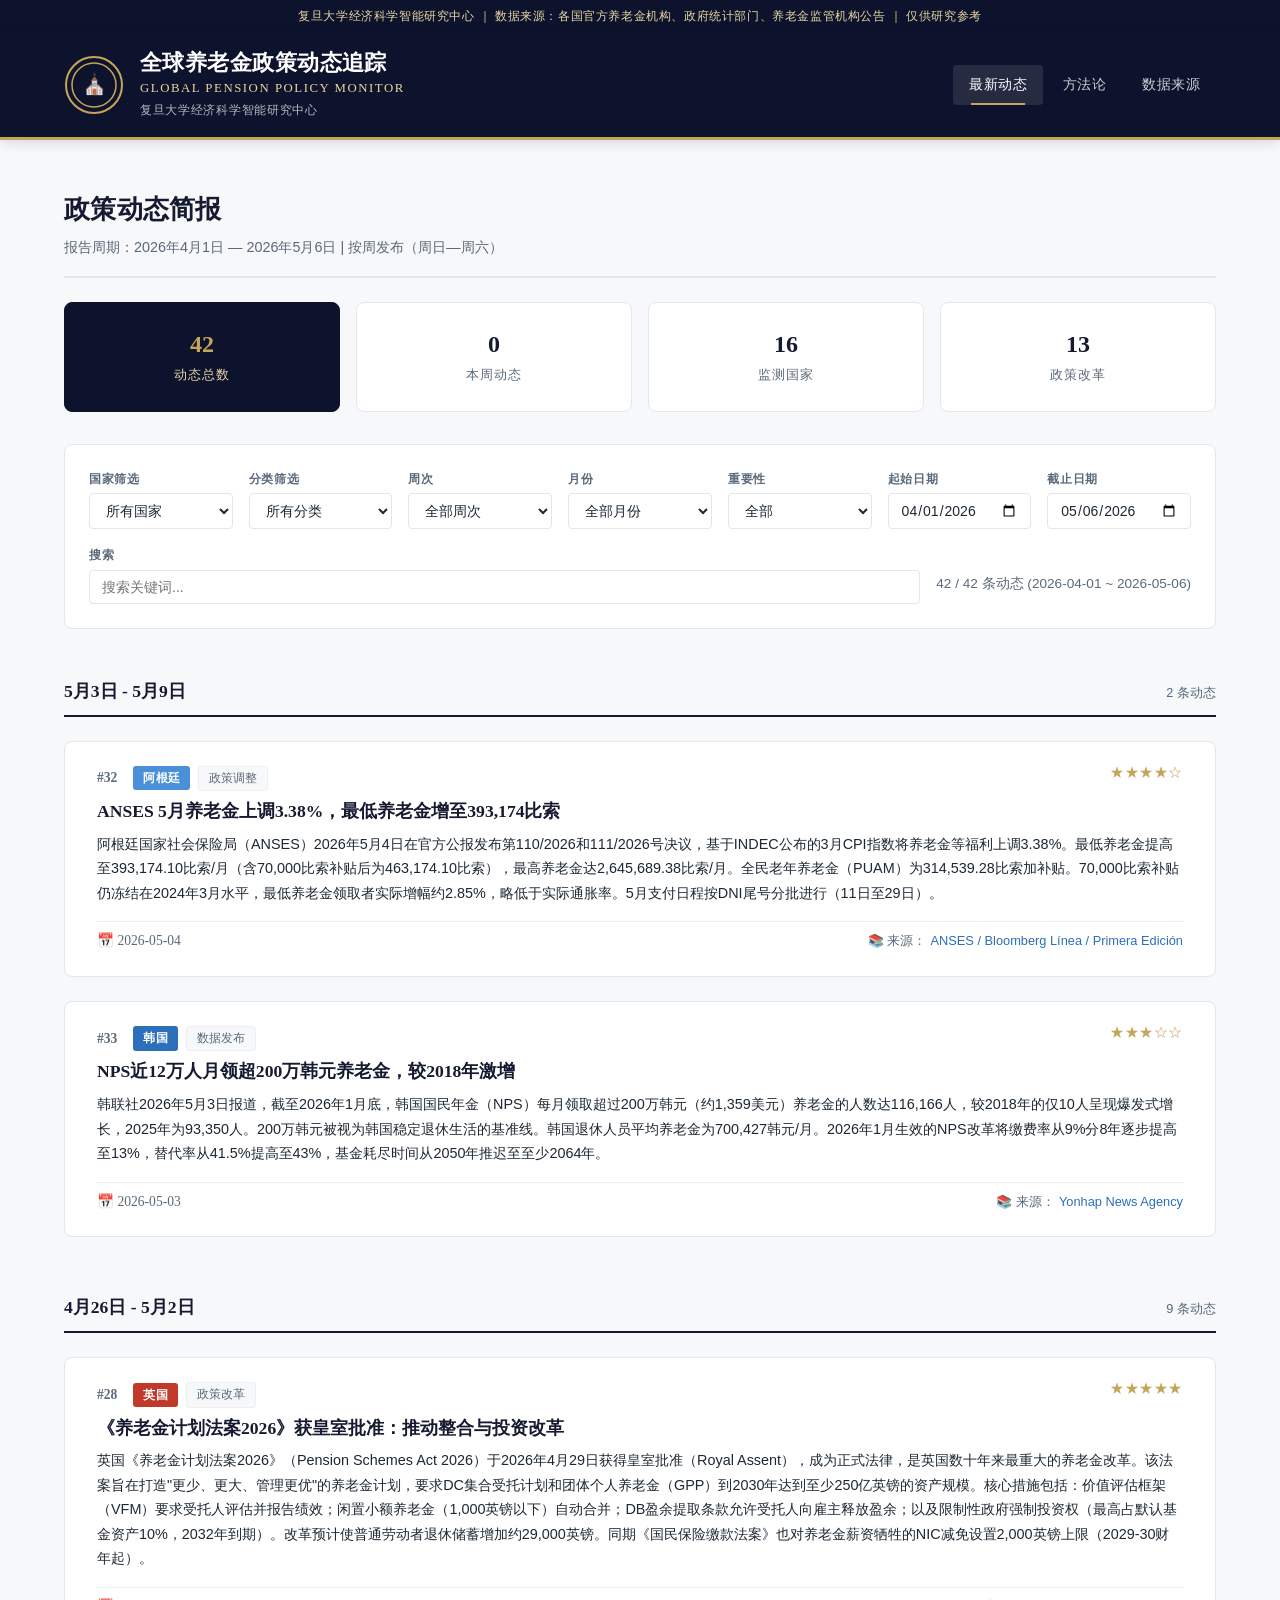
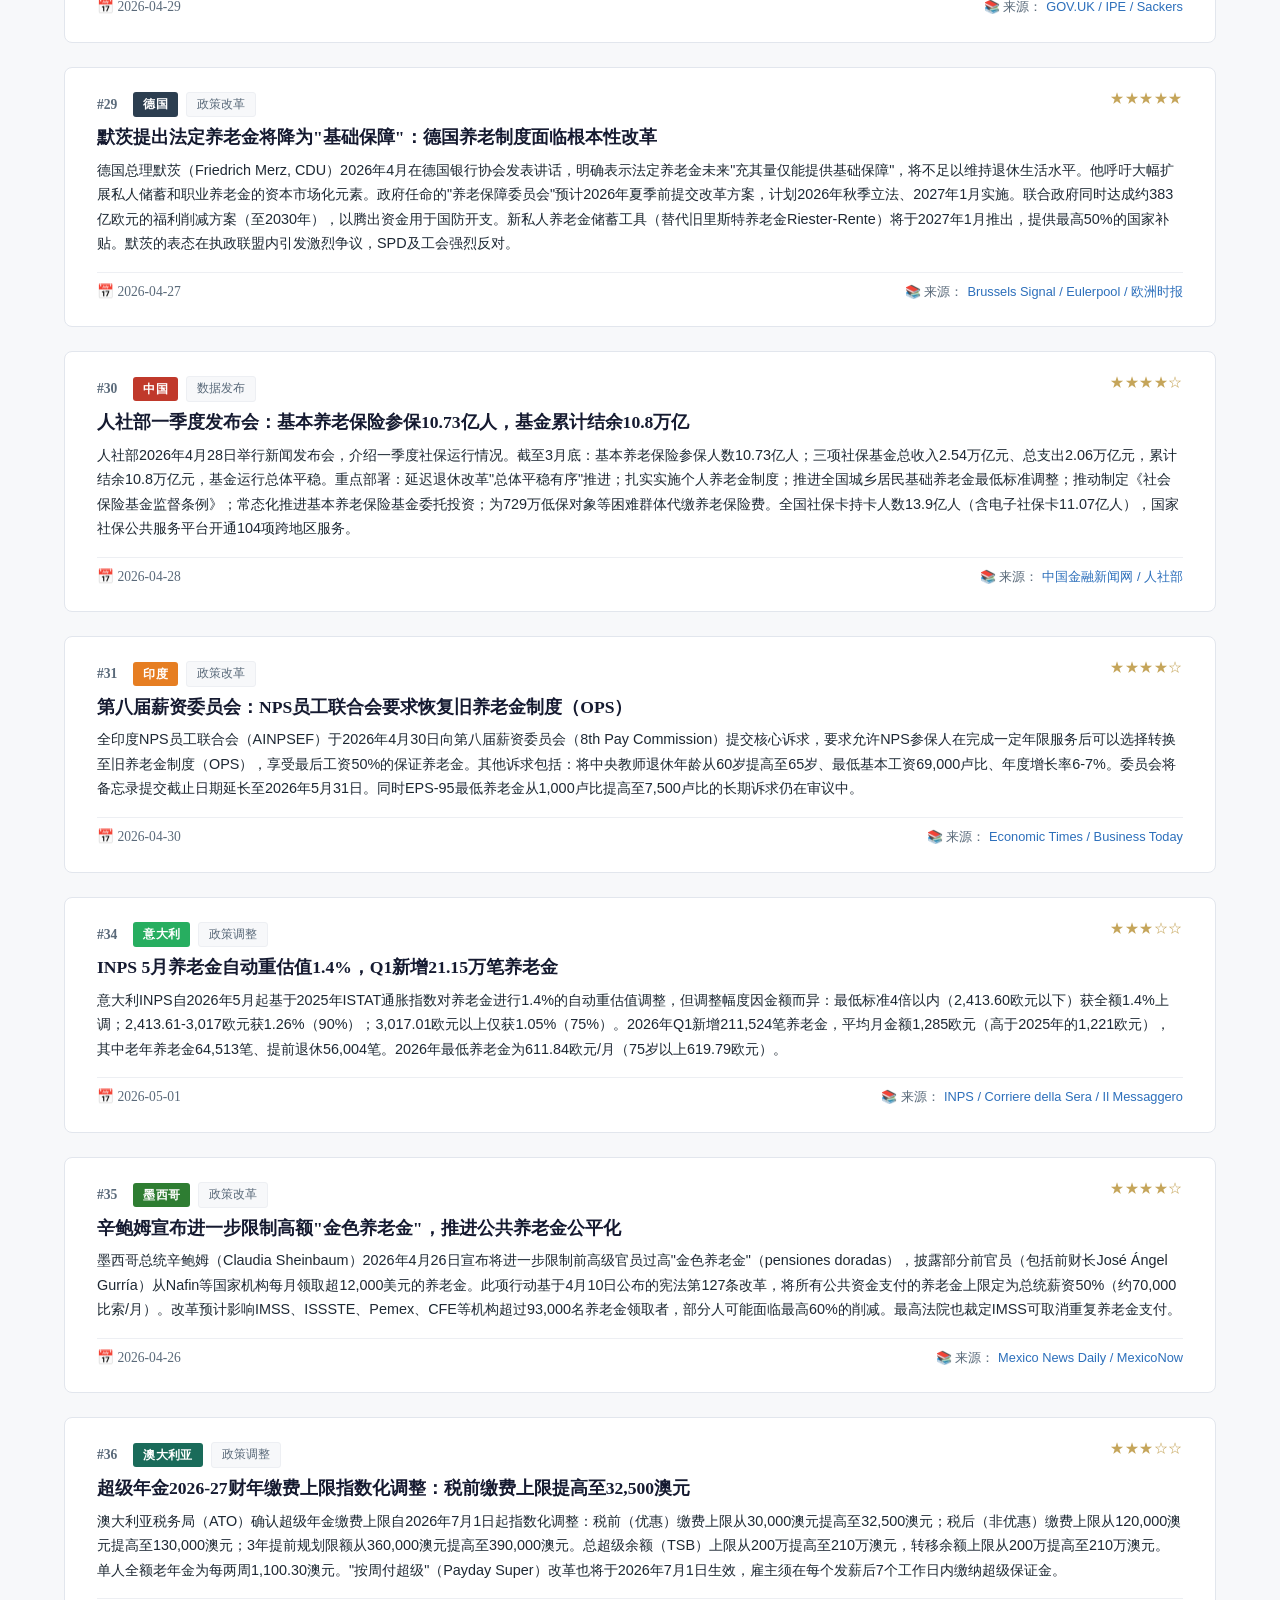
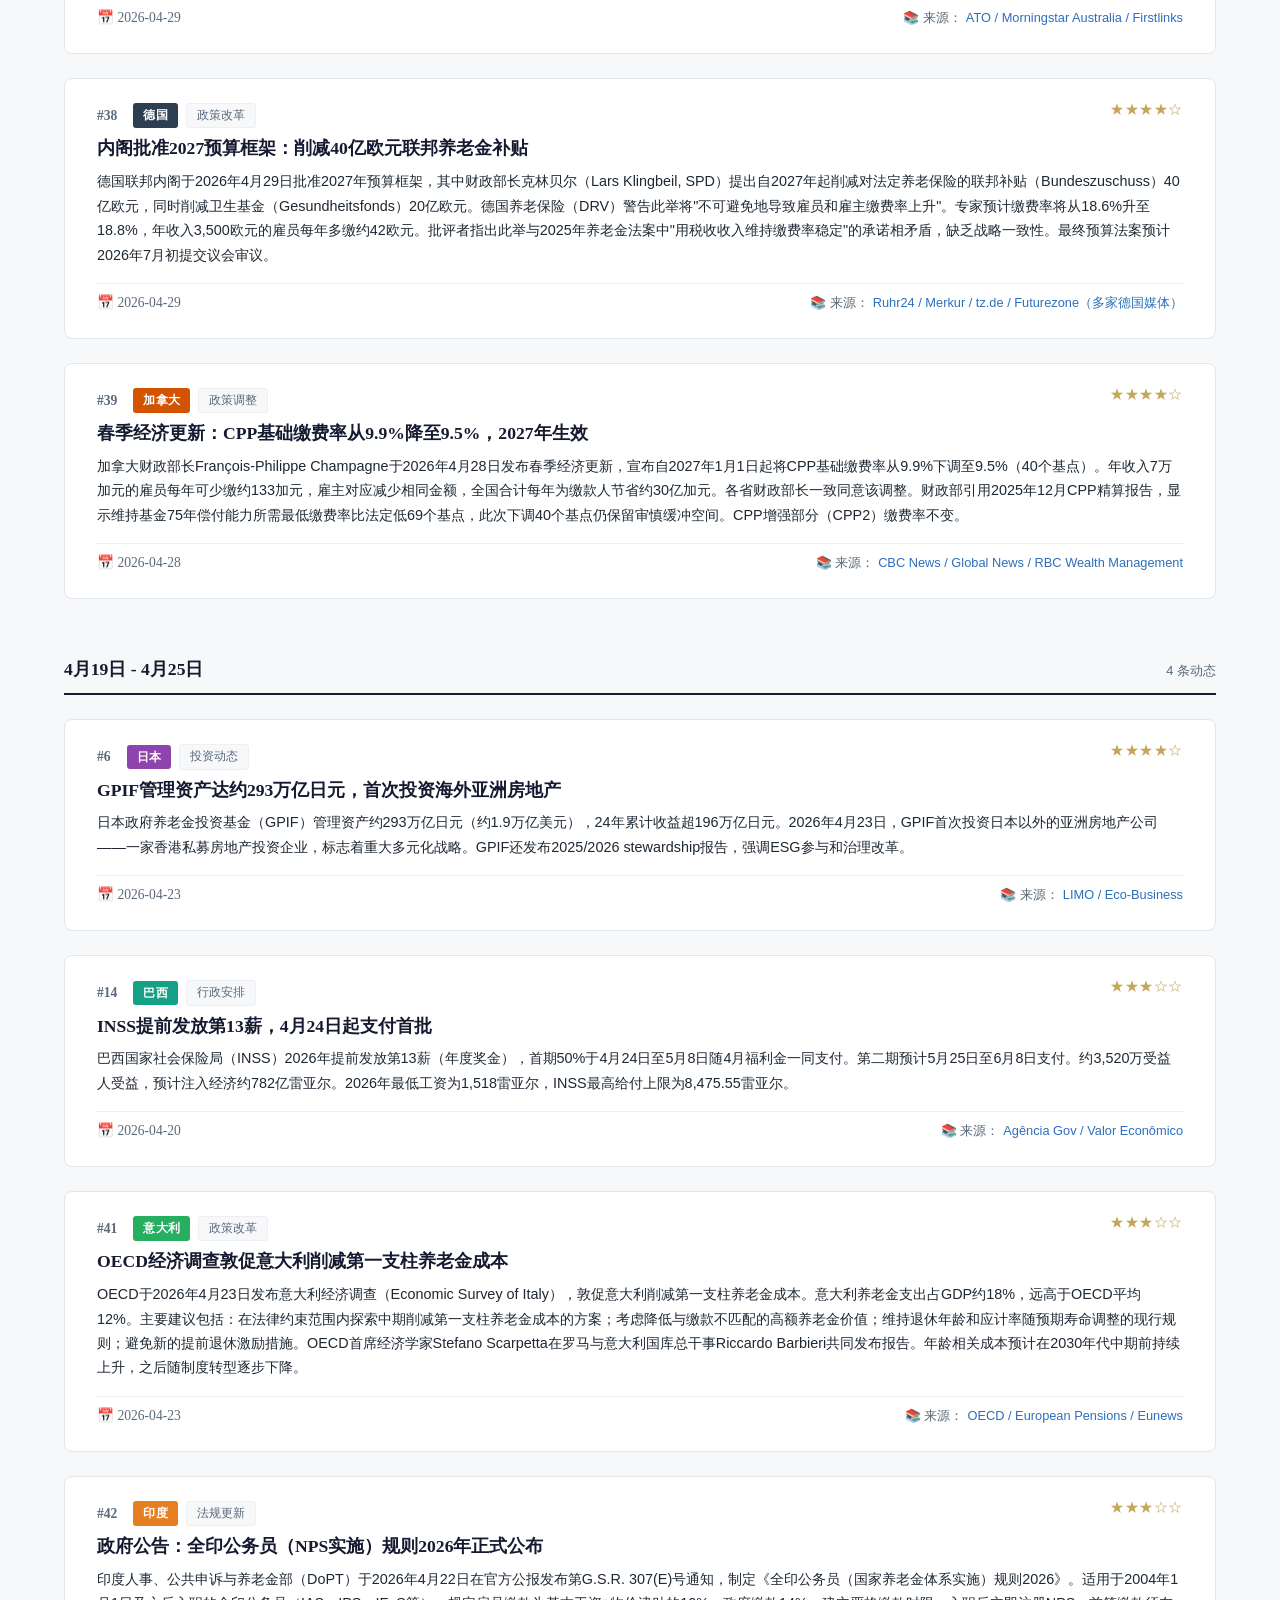
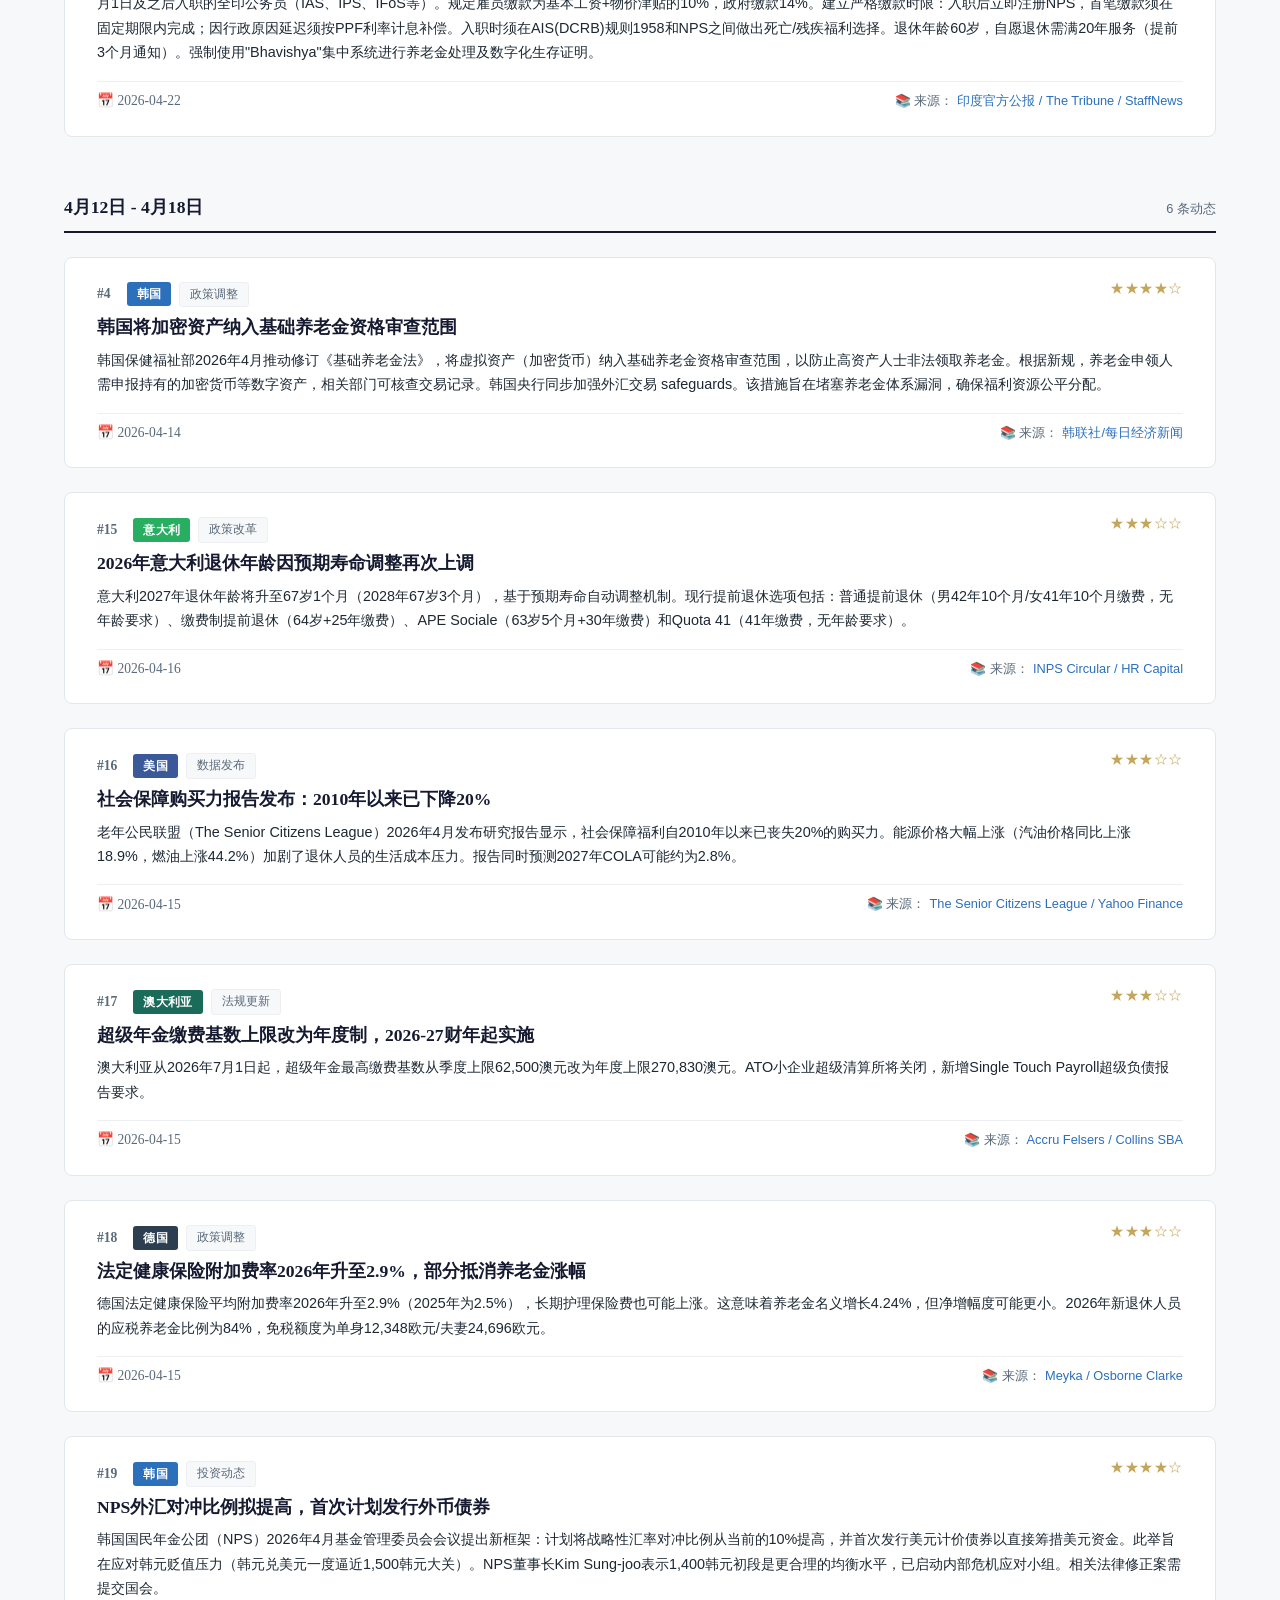
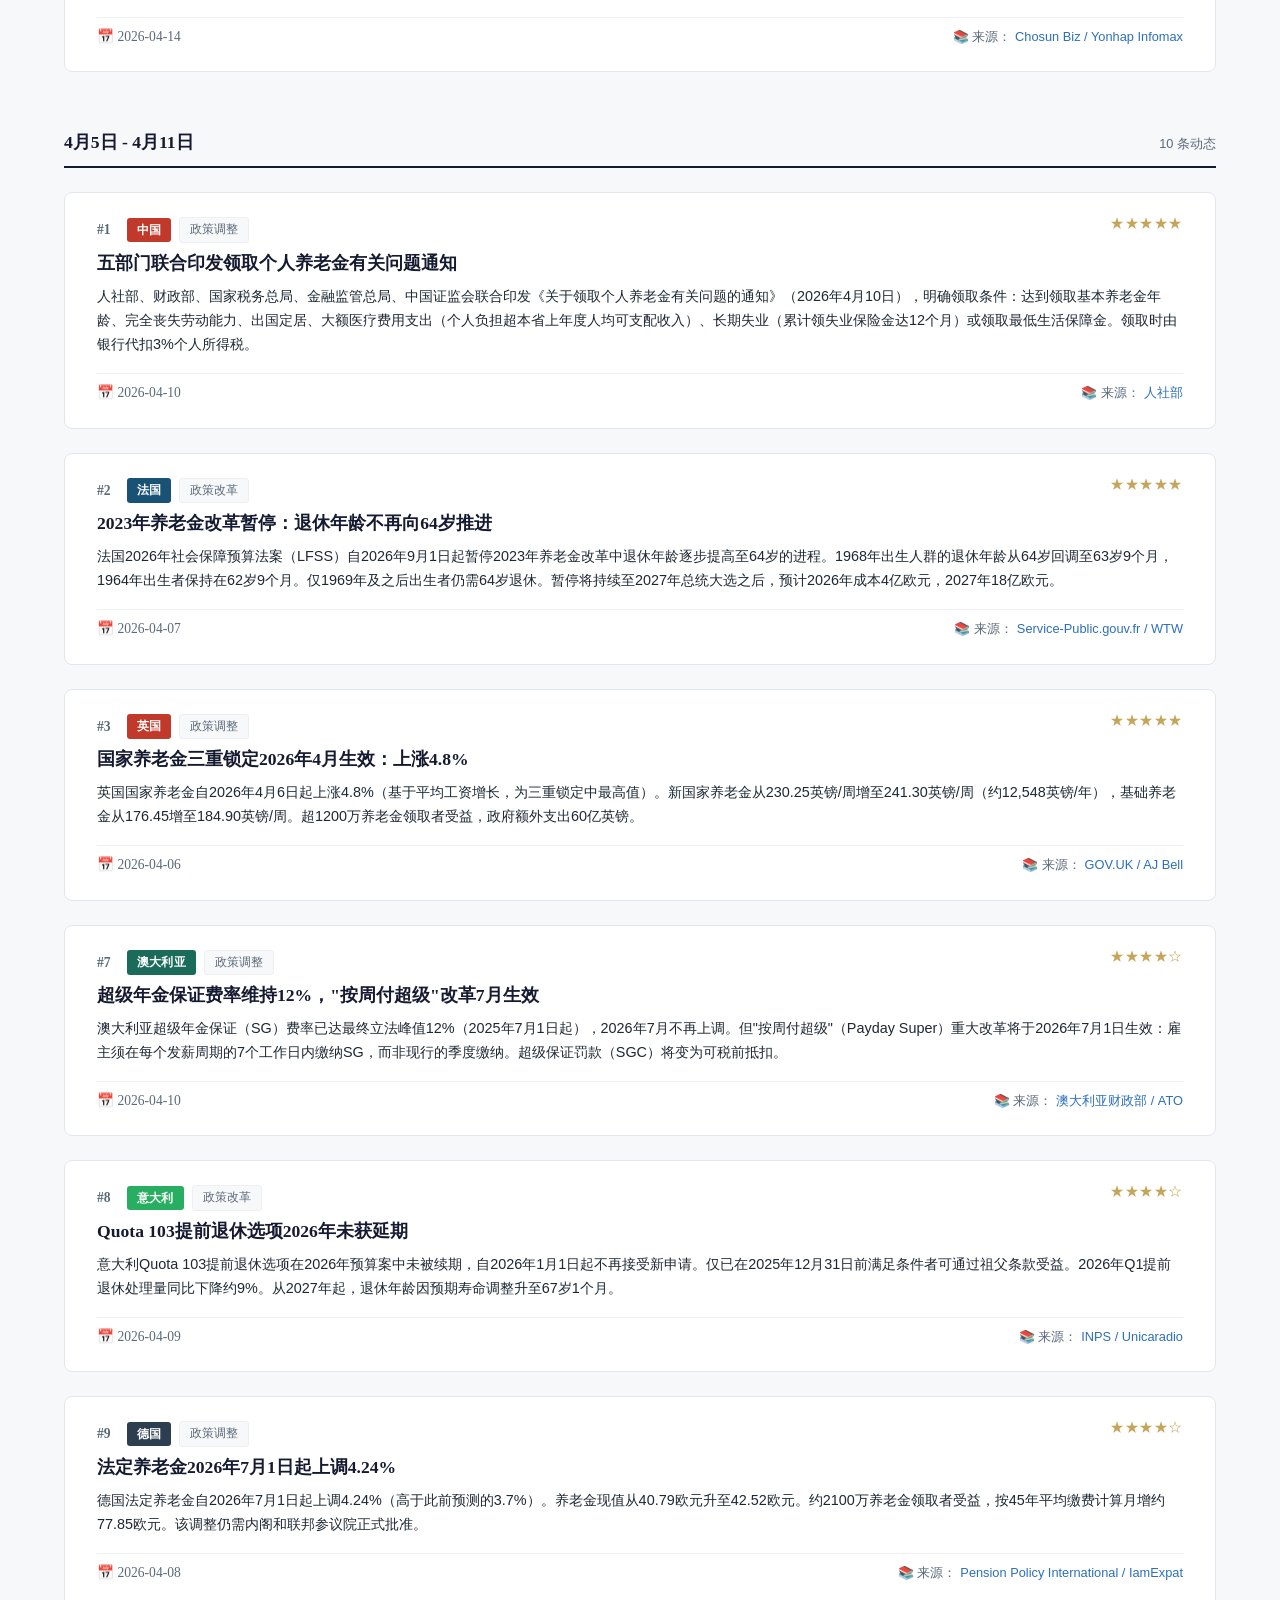
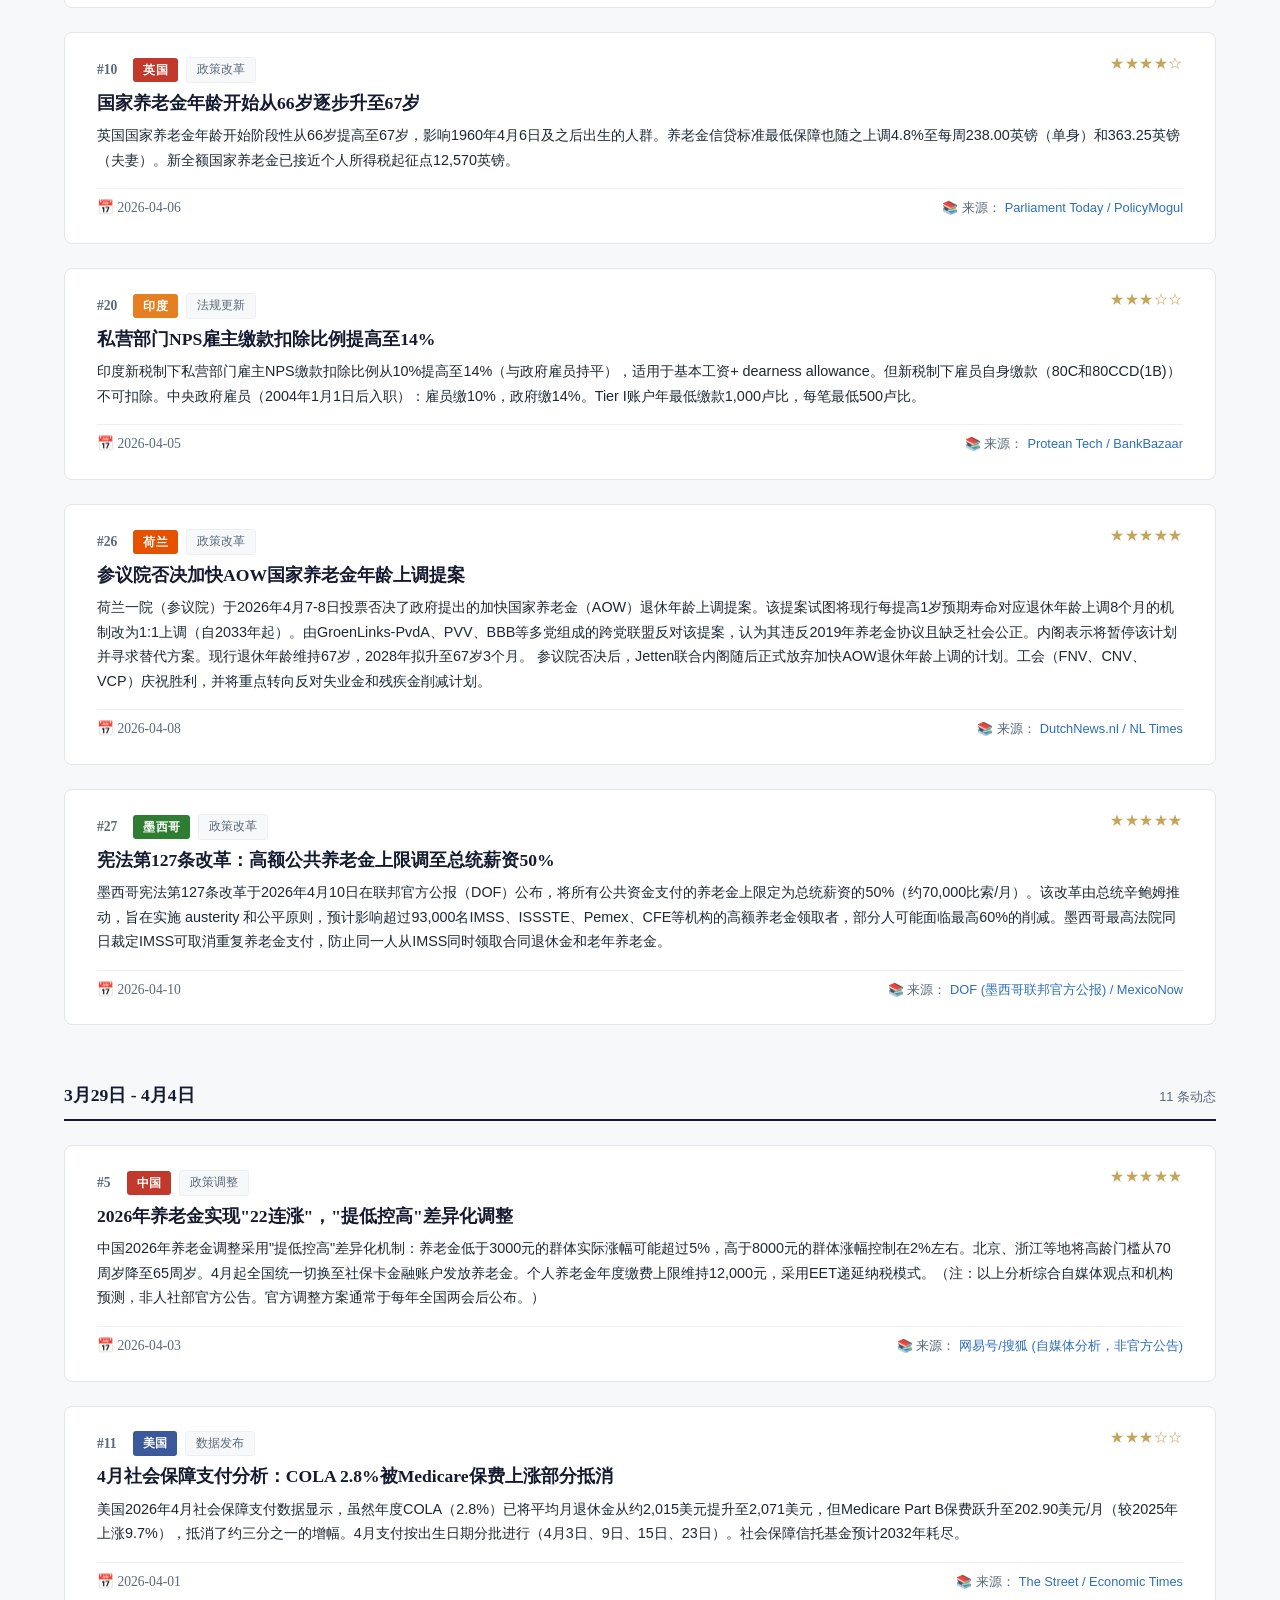
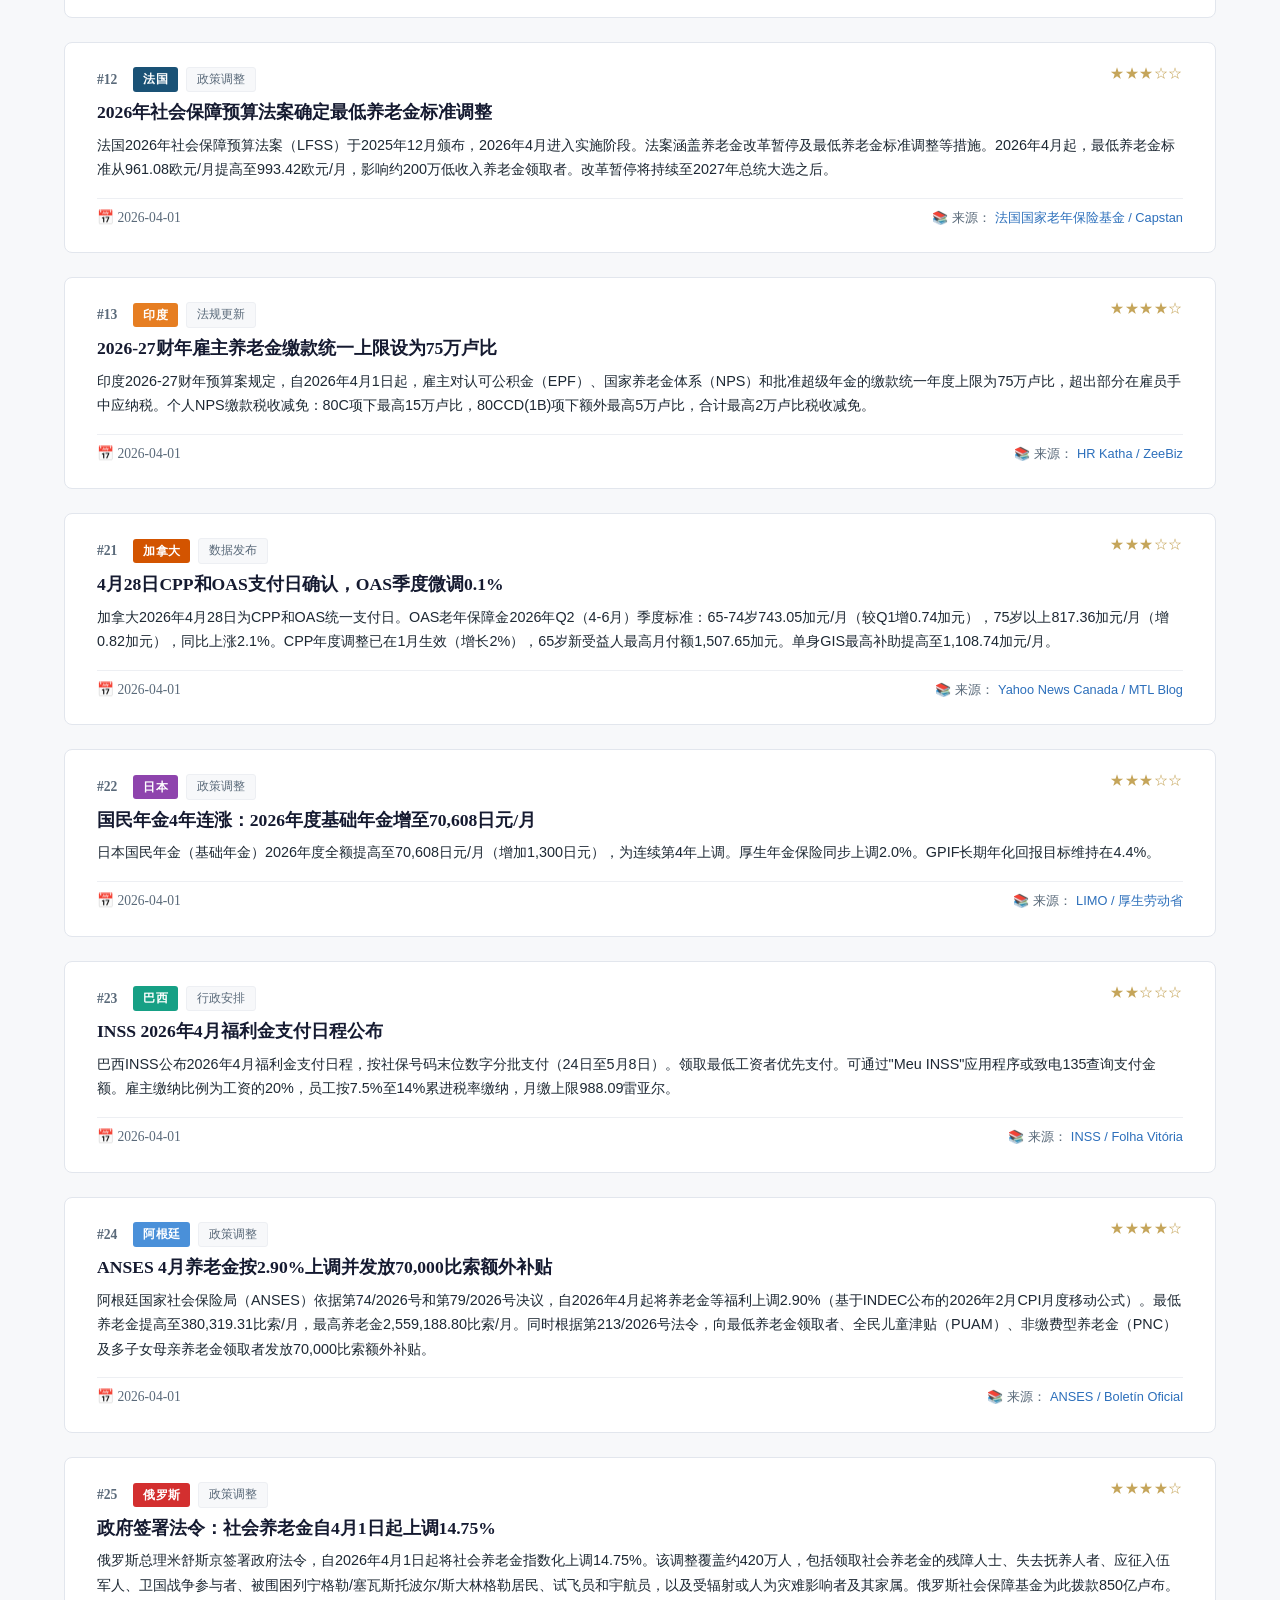
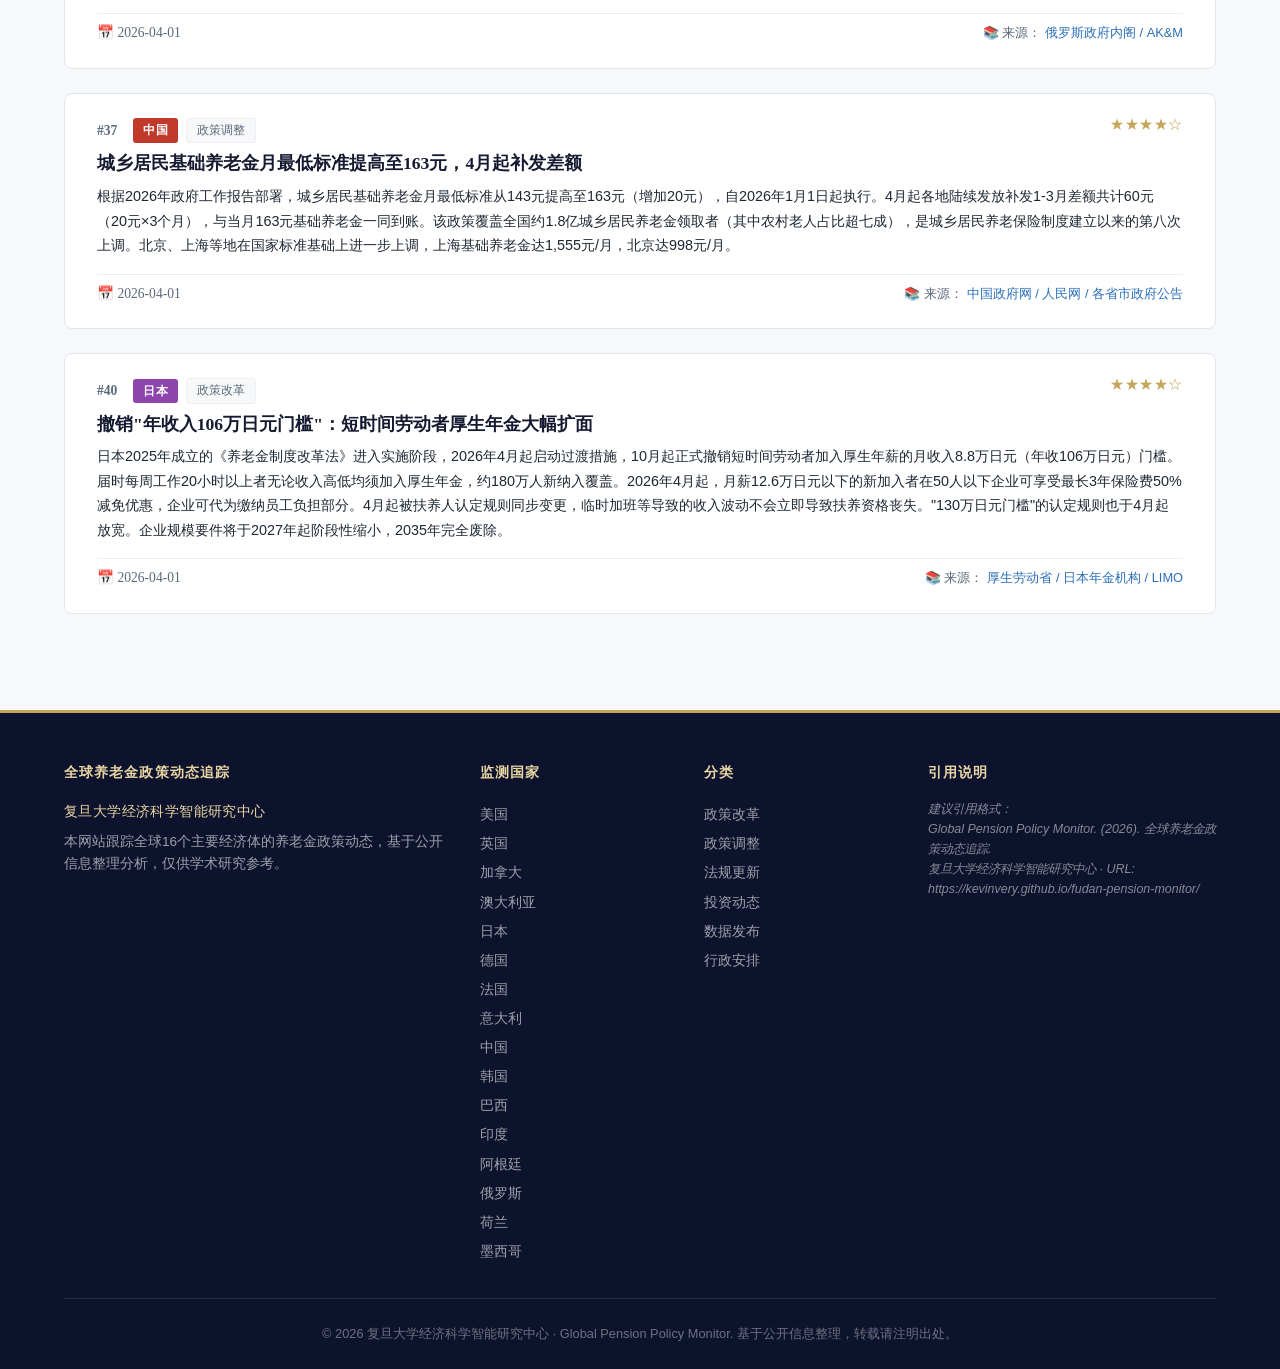
<file: index.html>
<!DOCTYPE html>
<html lang="zh-CN">
<head>
    <meta charset="UTF-8">
    <meta name="viewport" content="width=device-width, initial-scale=1.0">
    <title>全球养老金政策动态追踪 | Global Pension Policy Monitor</title>
    <meta name="description" content="跟踪全球16个主要经济体的养老金政策、改革和投资动态，提供权威、及时的政策情报。">
    <link rel="stylesheet" href="css/style.css">
</head>
<body>
    <!-- 顶部通知栏 -->
    <div class="site-notice">
        复旦大学经济科学智能研究中心 ｜ 数据来源：各国官方养老金机构、政府统计部门、养老金监管机构公告 ｜ 仅供研究参考
    </div>

    <!-- 页眉 -->
    <header class="site-header">
        <div class="container">
            <div class="header-inner">
                <div class="logo-area">
                    <div class="seal-icon">
                        <svg viewBox="0 0 60 60" width="60" height="60">
                            <circle cx="30" cy="30" r="28" fill="none" stroke="#C5A55A" stroke-width="2"/>
                            <circle cx="30" cy="30" r="22" fill="none" stroke="#C5A55A" stroke-width="1.5"/>
                            <text x="30" y="36" text-anchor="middle" font-size="20" fill="#C5A55A" font-family="serif">&#9962;</text>
                        </svg>
                    </div>
                    <div class="logo-text">
                        <h1 class="site-title">全球养老金政策动态追踪</h1>
                        <p class="site-subtitle">Global Pension Policy Monitor</p>
                        <p class="site-institution">复旦大学经济科学智能研究中心</p>
                    </div>
                </div>
                <nav class="main-nav">
                    <a href="index.html" class="active">最新动态</a>
                    <a href="about.html">方法论</a>
                    <a href="#" id="archives-link">数据来源</a>
                </nav>
            </div>
        </div>
    </header>

    <!-- 主内容区 -->
    <main class="main-content">
        <div class="container">
            <!-- 报告概览 -->
            <section class="report-overview">
                <div class="overview-header">
                    <h2>政策动态简报</h2>
                    <p class="overview-period" id="overview-period">报告周期：加载中...</p>
                </div>
                <div class="stats-grid" id="stats-grid">
                    <!-- 由JS动态填充 -->
                </div>
            </section>

            <!-- 筛选栏 -->
            <section class="filter-bar">
                <div class="filter-group">
                    <label for="country-filter">国家筛选</label>
                    <select id="country-filter">
                        <option value="all">所有国家</option>
                    </select>
                </div>
                <div class="filter-group">
                    <label for="category-filter">分类筛选</label>
                    <select id="category-filter">
                        <option value="all">所有分类</option>
                    </select>
                </div>
                <div class="filter-group">
                    <label for="week-filter">周次</label>
                    <select id="week-filter">
                        <option value="all">全部周次</option>
                    </select>
                </div>
                <div class="filter-group">
                    <label for="month-filter">月份</label>
                    <select id="month-filter">
                        <option value="all">全部月份</option>
                    </select>
                </div>
                <div class="filter-group">
                    <label for="importance-filter">重要性</label>
                    <select id="importance-filter">
                        <option value="all">全部</option>
                        <option value="5">★★★★★ 最高</option>
                        <option value="4">★★★★ 高</option>
                        <option value="3">★★★ 中</option>
                        <option value="2">★★ 低</option>
                    </select>
                </div>
                <div class="filter-group">
                    <label for="date-start">起始日期</label>
                    <input type="date" id="date-start" />
                </div>
                <div class="filter-group">
                    <label for="date-end">截止日期</label>
                    <input type="date" id="date-end" />
                </div>
                <div class="filter-group search-group">
                    <label for="search-input">搜索</label>
                    <input type="text" id="search-input" placeholder="搜索关键词..." />
                </div>
                <div class="filter-stats">
                    <span id="result-count">0 条动态</span>
                </div>
            </section>

            <!-- 动态列表 -->
            <section class="entries-list" id="entries-list">
                <!-- 由JS动态渲染 -->
            </section>
        </div>
    </main>

    <!-- 页脚 -->
    <footer class="site-footer">
        <div class="container">
            <div class="footer-grid">
                <div class="footer-col footer-brand">
                    <h4>全球养老金政策动态追踪</h4>
                    <p class="footer-institution">复旦大学经济科学智能研究中心</p>
                    <p class="footer-desc">本网站跟踪全球16个主要经济体的养老金政策动态，基于公开信息整理分析，仅供学术研究参考。</p>
                </div>
                <div class="footer-col">
                    <h4>监测国家</h4>
                    <ul class="footer-links" id="footer-countries">
                        <li>美国</li><li>英国</li><li>加拿大</li><li>澳大利亚</li>
                        <li>日本</li><li>德国</li><li>法国</li><li>意大利</li>
                        <li>中国</li><li>韩国</li><li>巴西</li><li>印度</li>
                        <li>阿根廷</li><li>俄罗斯</li><li>荷兰</li><li>墨西哥</li>
                    </ul>
                </div>
                <div class="footer-col">
                    <h4>分类</h4>
                    <ul class="footer-links">
                        <li>政策改革</li><li>政策调整</li><li>法规更新</li>
                        <li>投资动态</li><li>数据发布</li><li>行政安排</li>
                    </ul>
                </div>
                <div class="footer-col">
                    <h4>引用说明</h4>
                    <p class="footer-cite">建议引用格式：<br>
                    Global Pension Policy Monitor. (2026). <em>全球养老金政策动态追踪</em>.<br>
                    复旦大学经济科学智能研究中心 · URL: https://kevinvery.github.io/fudan-pension-monitor/</p>
                </div>
            </div>
            <div class="footer-bottom">
                <p>&copy; 2026 复旦大学经济科学智能研究中心 · Global Pension Policy Monitor. 基于公开信息整理，转载请注明出处。</p>
            </div>
        </div>
    </footer>

    <script src="js/main.js"></script>
</body>
</html>
</file>
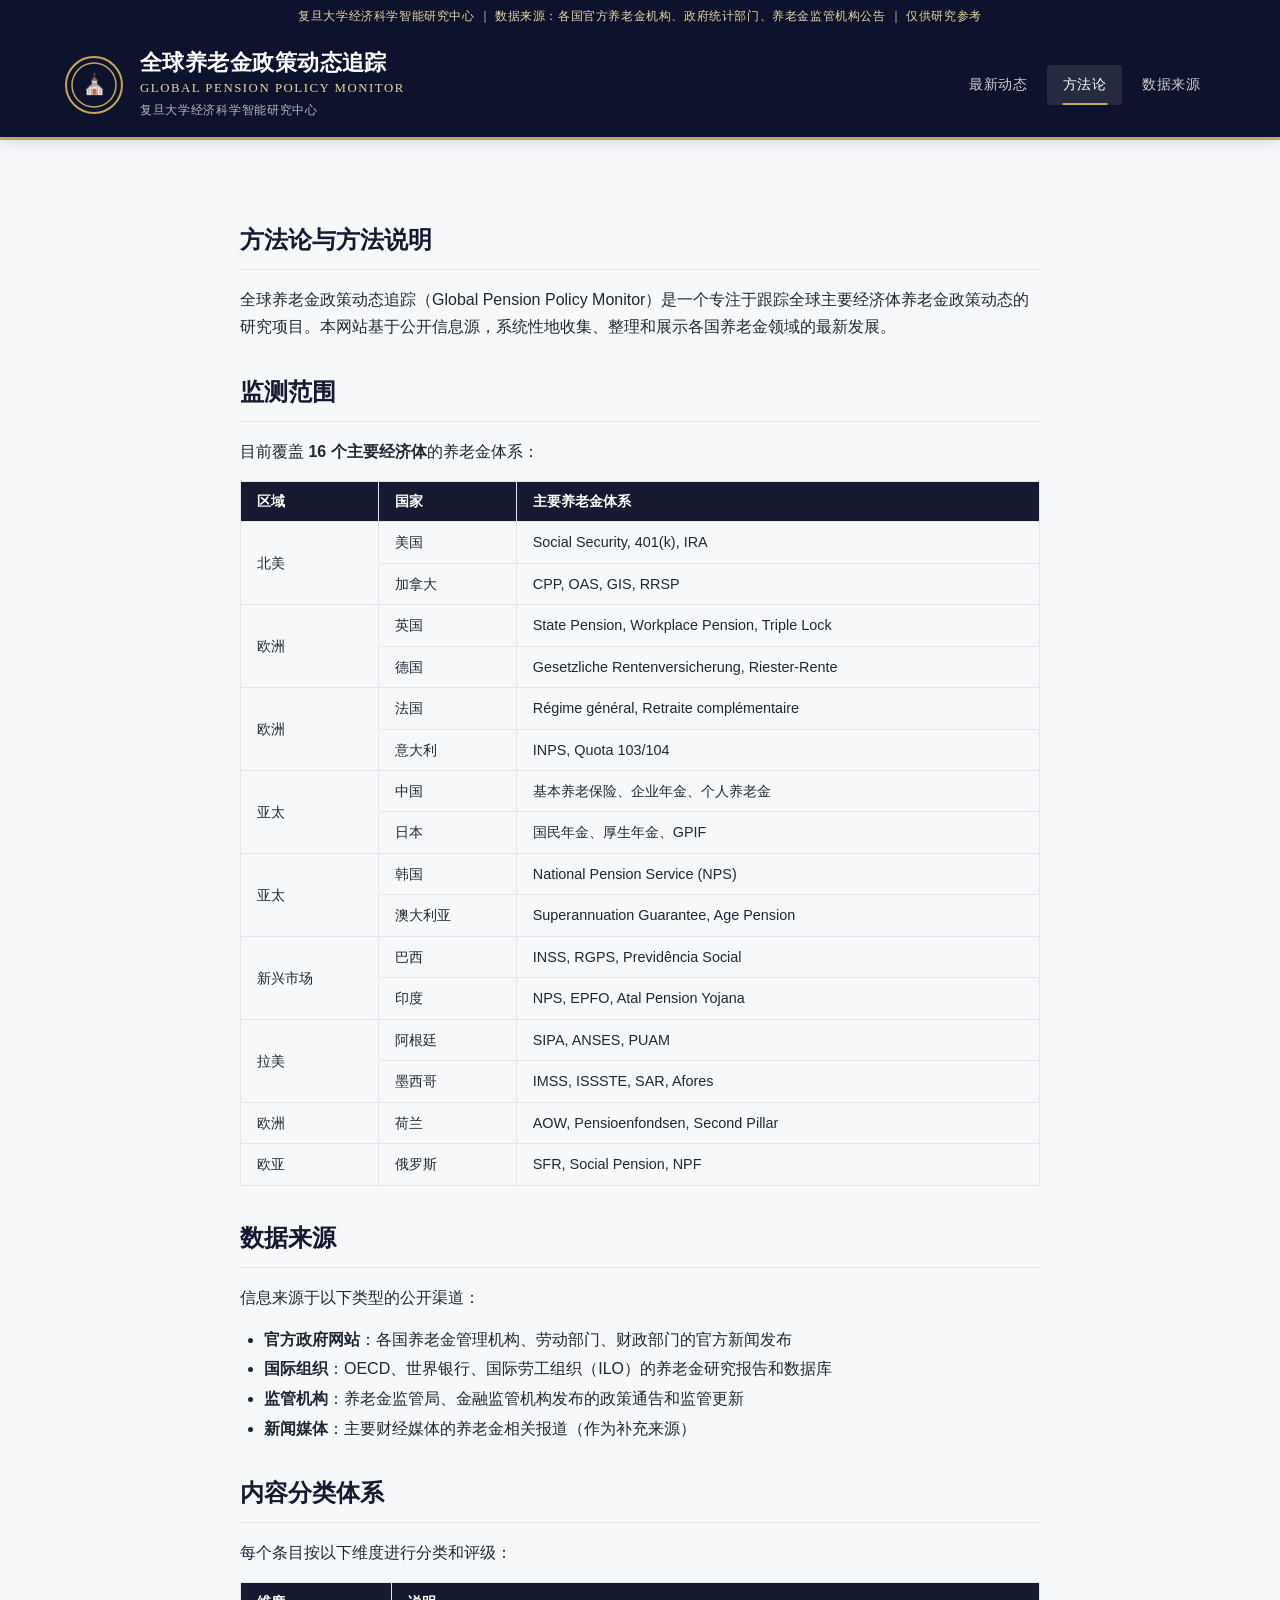
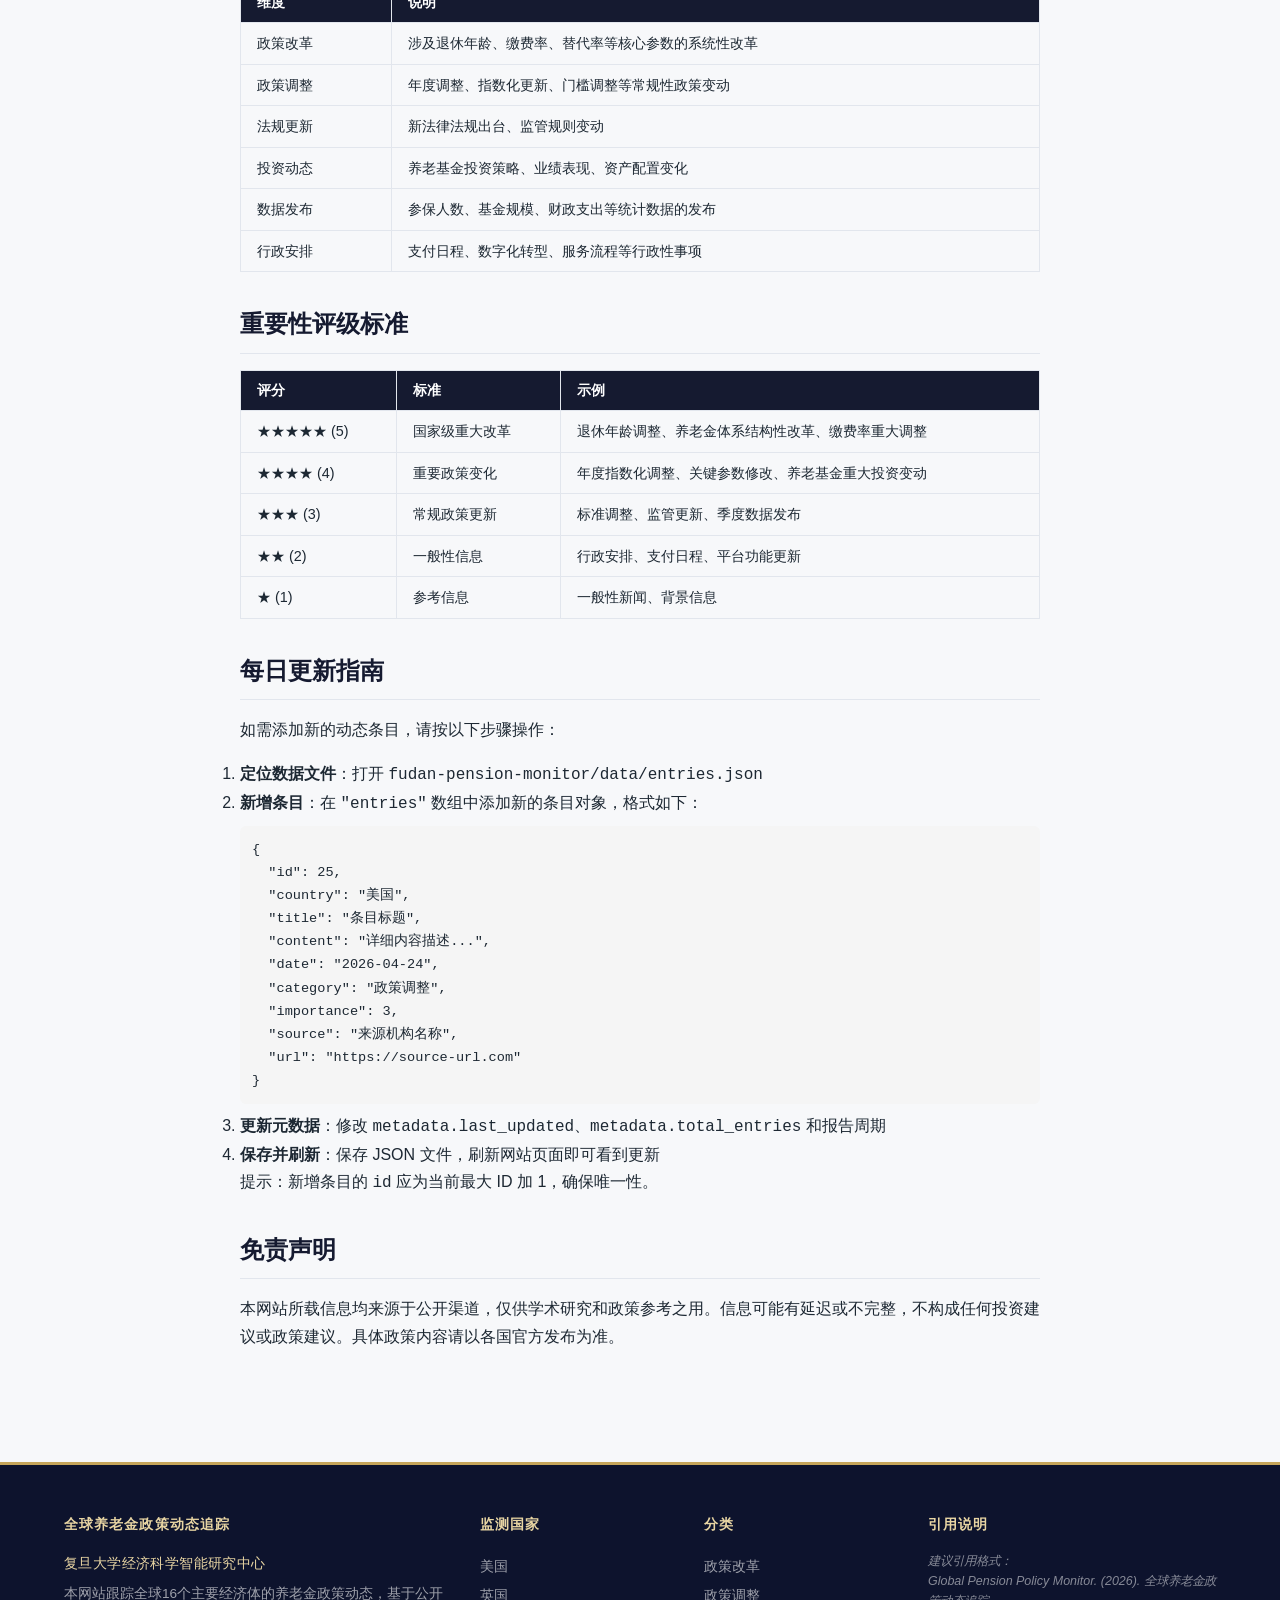
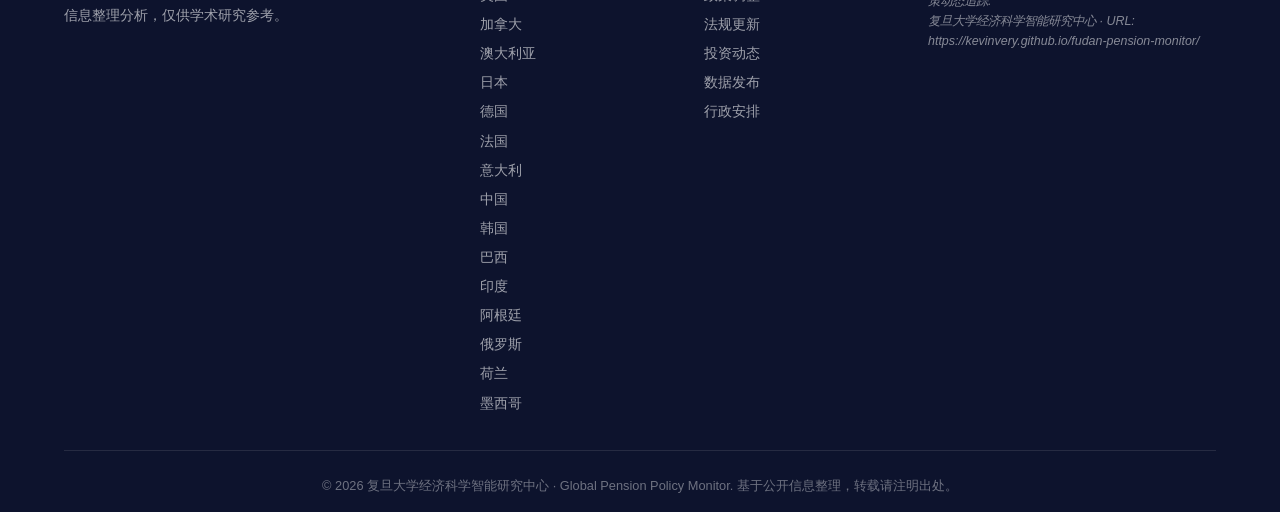
<file: about.html>
<!DOCTYPE html>
<html lang="zh-CN">
<head>
    <meta charset="UTF-8">
    <meta name="viewport" content="width=device-width, initial-scale=1.0">
    <title>方法论 | 全球养老金政策动态追踪</title>
    <meta name="description" content="全球养老金政策动态追踪 — 方法论与数据来源说明">
    <link rel="stylesheet" href="css/style.css">
</head>
<body>
    <div class="site-notice">
        复旦大学经济科学智能研究中心 ｜ 数据来源：各国官方养老金机构、政府统计部门、养老金监管机构公告 ｜ 仅供研究参考
    </div>

    <header class="site-header">
        <div class="container">
            <div class="header-inner">
                <div class="logo-area">
                    <div class="seal-icon">
                        <svg viewBox="0 0 60 60" width="60" height="60">
                            <circle cx="30" cy="30" r="28" fill="none" stroke="#C5A55A" stroke-width="2"/>
                            <circle cx="30" cy="30" r="22" fill="none" stroke="#C5A55A" stroke-width="1.5"/>
                            <text x="30" y="36" text-anchor="middle" font-size="20" fill="#C5A55A" font-family="serif">&#9962;</text>
                        </svg>
                    </div>
                    <div class="logo-text">
                        <h1 class="site-title">全球养老金政策动态追踪</h1>
                        <p class="site-subtitle">Global Pension Policy Monitor</p>
                        <p class="site-institution">复旦大学经济科学智能研究中心</p>
                    </div>
                </div>
                <nav class="main-nav">
                    <a href="index.html">最新动态</a>
                    <a href="about.html" class="active">方法论</a>
                    <a href="#" id="archives-link">数据来源</a>
                </nav>
            </div>
        </div>
    </header>

    <main class="main-content">
        <div class="container">
            <div class="about-content">
                <h2>方法论与方法说明</h2>
                <p>全球养老金政策动态追踪（Global Pension Policy Monitor）是一个专注于跟踪全球主要经济体养老金政策动态的研究项目。本网站基于公开信息源，系统性地收集、整理和展示各国养老金领域的最新发展。</p>

                <h2>监测范围</h2>
                <p>目前覆盖 <strong>16 个主要经济体</strong>的养老金体系：</p>
                <table class="methodology-table">
                    <thead>
                        <tr>
                            <th>区域</th>
                            <th>国家</th>
                            <th>主要养老金体系</th>
                        </tr>
                    </thead>
                    <tbody>
                        <tr><td rowspan="2">北美</td><td>美国</td><td>Social Security, 401(k), IRA</td></tr>
                        <tr><td>加拿大</td><td>CPP, OAS, GIS, RRSP</td></tr>
                        <tr><td rowspan="2">欧洲</td><td>英国</td><td>State Pension, Workplace Pension, Triple Lock</td></tr>
                        <tr><td>德国</td><td>Gesetzliche Rentenversicherung, Riester-Rente</td></tr>
                        <tr><td rowspan="2">欧洲</td><td>法国</td><td>Régime général, Retraite complémentaire</td></tr>
                        <tr><td>意大利</td><td>INPS, Quota 103/104</td></tr>
                        <tr><td rowspan="2">亚太</td><td>中国</td><td>基本养老保险、企业年金、个人养老金</td></tr>
                        <tr><td>日本</td><td>国民年金、厚生年金、GPIF</td></tr>
                        <tr><td rowspan="2">亚太</td><td>韩国</td><td>National Pension Service (NPS)</td></tr>
                        <tr><td>澳大利亚</td><td>Superannuation Guarantee, Age Pension</td></tr>
                        <tr><td rowspan="2">新兴市场</td><td>巴西</td><td>INSS, RGPS, Previdência Social</td></tr>
                        <tr><td>印度</td><td>NPS, EPFO, Atal Pension Yojana</td></tr>
                        <tr><td rowspan="2">拉美</td><td>阿根廷</td><td>SIPA, ANSES, PUAM</td></tr>
                        <tr><td>墨西哥</td><td>IMSS, ISSSTE, SAR, Afores</td></tr>
                        <tr><td>欧洲</td><td>荷兰</td><td>AOW, Pensioenfondsen, Second Pillar</td></tr>
                        <tr><td>欧亚</td><td>俄罗斯</td><td>SFR, Social Pension, NPF</td></tr>
                    </tbody>
                </table>

                <h2>数据来源</h2>
                <p>信息来源于以下类型的公开渠道：</p>
                <ul>
                    <li><strong>官方政府网站</strong>：各国养老金管理机构、劳动部门、财政部门的官方新闻发布</li>
                    <li><strong>国际组织</strong>：OECD、世界银行、国际劳工组织（ILO）的养老金研究报告和数据库</li>
                    <li><strong>监管机构</strong>：养老金监管局、金融监管机构发布的政策通告和监管更新</li>
                    <li><strong>新闻媒体</strong>：主要财经媒体的养老金相关报道（作为补充来源）</li>
                </ul>

                <h2>内容分类体系</h2>
                <p>每个条目按以下维度进行分类和评级：</p>
                <table class="methodology-table">
                    <thead>
                        <tr>
                            <th>维度</th>
                            <th>说明</th>
                        </tr>
                    </thead>
                    <tbody>
                        <tr><td>政策改革</td><td>涉及退休年龄、缴费率、替代率等核心参数的系统性改革</td></tr>
                        <tr><td>政策调整</td><td>年度调整、指数化更新、门槛调整等常规性政策变动</td></tr>
                        <tr><td>法规更新</td><td>新法律法规出台、监管规则变动</td></tr>
                        <tr><td>投资动态</td><td>养老基金投资策略、业绩表现、资产配置变化</td></tr>
                        <tr><td>数据发布</td><td>参保人数、基金规模、财政支出等统计数据的发布</td></tr>
                        <tr><td>行政安排</td><td>支付日程、数字化转型、服务流程等行政性事项</td></tr>
                    </tbody>
                </table>

                <h2>重要性评级标准</h2>
                <table class="methodology-table">
                    <thead>
                        <tr>
                            <th>评分</th>
                            <th>标准</th>
                            <th>示例</th>
                        </tr>
                    </thead>
                    <tbody>
                        <tr><td>★★★★★ (5)</td><td>国家级重大改革</td><td>退休年龄调整、养老金体系结构性改革、缴费率重大调整</td></tr>
                        <tr><td>★★★★ (4)</td><td>重要政策变化</td><td>年度指数化调整、关键参数修改、养老基金重大投资变动</td></tr>
                        <tr><td>★★★ (3)</td><td>常规政策更新</td><td>标准调整、监管更新、季度数据发布</td></tr>
                        <tr><td>★★ (2)</td><td>一般性信息</td><td>行政安排、支付日程、平台功能更新</td></tr>
                        <tr><td>★ (1)</td><td>参考信息</td><td>一般性新闻、背景信息</td></tr>
                    </tbody>
                </table>

                <h2>每日更新指南</h2>
                <p>如需添加新的动态条目，请按以下步骤操作：</p>
                <ol>
                    <li><strong>定位数据文件</strong>：打开 <code>fudan-pension-monitor/data/entries.json</code></li>
                    <li><strong>新增条目</strong>：在 <code>"entries"</code> 数组中添加新的条目对象，格式如下：
                    <pre style="background:#f5f5f5;padding:12px;border-radius:6px;font-size:0.85rem;overflow-x:auto;margin:8px 0;">
{
  "id": 25,
  "country": "美国",
  "title": "条目标题",
  "content": "详细内容描述...",
  "date": "2026-04-24",
  "category": "政策调整",
  "importance": 3,
  "source": "来源机构名称",
  "url": "https://source-url.com"
}</pre>
                    </li>
                    <li><strong>更新元数据</strong>：修改 <code>metadata.last_updated</code>、<code>metadata.total_entries</code> 和报告周期</li>
                    <li><strong>保存并刷新</strong>：保存 JSON 文件，刷新网站页面即可看到更新</li>
                </ol>
                <p>提示：新增条目的 <code>id</code> 应为当前最大 ID 加 1，确保唯一性。</p>

                <h2>免责声明</h2>
                <p>本网站所载信息均来源于公开渠道，仅供学术研究和政策参考之用。信息可能有延迟或不完整，不构成任何投资建议或政策建议。具体政策内容请以各国官方发布为准。</p>
            </div>
        </div>
    </main>

    <footer class="site-footer">
        <div class="container">
            <div class="footer-grid">
                <div class="footer-col footer-brand">
                    <h4>全球养老金政策动态追踪</h4>
                    <p class="footer-institution">复旦大学经济科学智能研究中心</p>
                    <p class="footer-desc">本网站跟踪全球16个主要经济体的养老金政策动态，基于公开信息整理分析，仅供学术研究参考。</p>
                </div>
                <div class="footer-col">
                    <h4>监测国家</h4>
                    <ul class="footer-links">
                        <li>美国</li><li>英国</li><li>加拿大</li><li>澳大利亚</li>
                        <li>日本</li><li>德国</li><li>法国</li><li>意大利</li>
                        <li>中国</li><li>韩国</li><li>巴西</li><li>印度</li>
                        <li>阿根廷</li><li>俄罗斯</li><li>荷兰</li><li>墨西哥</li>
                    </ul>
                </div>
                <div class="footer-col">
                    <h4>分类</h4>
                    <ul class="footer-links">
                        <li>政策改革</li><li>政策调整</li><li>法规更新</li>
                        <li>投资动态</li><li>数据发布</li><li>行政安排</li>
                    </ul>
                </div>
                <div class="footer-col">
                    <h4>引用说明</h4>
                    <p class="footer-cite">建议引用格式：<br>
                    Global Pension Policy Monitor. (2026). <em>全球养老金政策动态追踪</em>.<br>
                    复旦大学经济科学智能研究中心 · URL: https://kevinvery.github.io/fudan-pension-monitor/</p>
                </div>
            </div>
            <div class="footer-bottom">
                <p>&copy; 2026 复旦大学经济科学智能研究中心 · Global Pension Policy Monitor. 基于公开信息整理，转载请注明出处。</p>
            </div>
        </div>
    </footer>

    <script>
        document.getElementById('archives-link')?.addEventListener('click', (e) => {
            e.preventDefault();
            document.querySelector('.site-footer')?.scrollIntoView({ behavior: 'smooth' });
        });
    </script>
</body>
</html>
</file>
<file: css/style.css>
/* ================================================================
   全球养老金政策动态追踪 — 样式表
   风格：White House CEA（官方权威）+ 学术风格
   ================================================================ */

/* --- CSS变量 --- */
:root {
    --navy-dark: #0D132D;
    --navy: #151A30;
    --navy-accent: #1A2245;
    --gold: #C5A55A;
    --gold-light: #E8D5A3;
    --gold-dark: #A8883A;
    --charcoal: #293340;
    --text-body: #1D2833;
    --text-muted: #5A6A7A;
    --bg-white: #FFFFFF;
    --bg-light: #F7F8FA;
    --bg-card: #FFFFFF;
    --border-color: #E2E6ED;
    --border-light: #EDEFF3;
    --red-accent: #C0392B;
    --green-accent: #27AE60;
    --blue-accent: #2C6FBB;

    /* 国家标签配色 */
    --usa-color: #3B5998;
    --uk-color: #C0392B;
    --canada-color: #D35400;
    --australia-color: #1A6B5A;
    --japan-color: #8E44AD;
    --germany-color: #2C3E50;
    --france-color: #1A5276;
    --italy-color: #27AE60;
    --china-color: #C0392B;
    --korea-color: #2C6FBB;
    --brazil-color: #16A085;
    --india-color: #E67E22;

    /* 新增国家配色 */
    --argentina-color: #4A90D9;
    --russia-color: #D32F2F;
    --netherlands-color: #E65100;
    --mexico-color: #2E7D32;

    /* 字体 */
    --font-heading: 'Georgia', 'Times New Roman', 'Noto Serif CJK SC', serif;
    --font-body: -apple-system, BlinkMacSystemFont, 'Segoe UI', 'Noto Sans CJK SC', 'PingFang SC', sans-serif;
    --font-mono: 'SF Mono', 'Fira Code', 'Consolas', monospace;

    /* 间距 */
    --space-xs: 4px;
    --space-sm: 8px;
    --space-md: 16px;
    --space-lg: 24px;
    --space-xl: 32px;
    --space-2xl: 48px;
    --space-3xl: 64px;

    /* 圆角 */
    --radius-sm: 4px;
    --radius-md: 6px;
    --radius-lg: 8px;
}

/* --- 重置与基础 --- */
*, *::before, *::after {
    box-sizing: border-box;
    margin: 0;
    padding: 0;
}

html {
    font-size: 16px;
    -webkit-font-smoothing: antialiased;
    -moz-osx-font-smoothing: grayscale;
}

body {
    font-family: var(--font-body);
    color: var(--text-body);
    background: var(--bg-light);
    line-height: 1.7;
    min-height: 100vh;
    display: flex;
    flex-direction: column;
}

img { max-width: 100%; }
a { color: var(--navy); text-decoration: none; transition: color 0.2s; }
a:hover { color: var(--gold-dark); }
ul { list-style: none; }

.container {
    max-width: 1200px;
    margin: 0 auto;
    padding: 0 var(--space-lg);
}

/* --- 顶部通知栏 --- */
.site-notice {
    background: var(--navy-dark);
    color: var(--gold-light);
    text-align: center;
    font-size: 0.75rem;
    padding: 6px var(--space-md);
    letter-spacing: 0.05em;
    font-family: var(--font-body);
    font-weight: 400;
}

/* --- 页眉 --- */
.site-header {
    background: var(--navy-dark);
    border-bottom: 3px solid var(--gold);
    position: sticky;
    top: 0;
    z-index: 100;
    box-shadow: 0 2px 12px rgba(13, 19, 45, 0.15);
}

.header-inner {
    display: flex;
    justify-content: space-between;
    align-items: center;
    padding: var(--space-md) 0;
    flex-wrap: wrap;
    gap: var(--space-md);
}

.logo-area {
    display: flex;
    align-items: center;
    gap: var(--space-md);
}

.seal-icon {
    flex-shrink: 0;
}

.seal-icon svg {
    display: block;
}

.logo-text {
    display: flex;
    flex-direction: column;
}

.site-title {
    font-family: var(--font-heading);
    font-size: 1.4rem;
    font-weight: 700;
    color: #FFFFFF;
    letter-spacing: 0.02em;
    line-height: 1.3;
}

.site-subtitle {
    font-family: var(--font-heading);
    font-size: 0.8rem;
    color: var(--gold-light);
    letter-spacing: 0.12em;
    text-transform: uppercase;
    font-weight: 400;
}

.site-institution {
    font-family: var(--font-body);
    font-size: 0.72rem;
    color: rgba(255,255,255,0.7);
    letter-spacing: 0.06em;
    margin-top: 2px;
    font-weight: 400;
}

/* --- 导航 --- */
.main-nav {
    display: flex;
    gap: var(--space-xs);
}

.main-nav a {
    padding: var(--space-sm) var(--space-md);
    color: rgba(255,255,255,0.8);
    font-size: 0.875rem;
    font-weight: 500;
    border-radius: var(--radius-sm);
    transition: all 0.2s;
    letter-spacing: 0.03em;
    position: relative;
}

.main-nav a:hover,
.main-nav a.active {
    color: #FFFFFF;
    background: rgba(255,255,255,0.1);
}

.main-nav a.active::after {
    content: '';
    position: absolute;
    bottom: 0;
    left: 50%;
    transform: translateX(-50%);
    width: 60%;
    height: 2px;
    background: var(--gold);
}

/* --- 主内容 --- */
.main-content {
    flex: 1;
    padding: var(--space-2xl) 0;
}

/* --- 概览区 --- */
.report-overview {
    margin-bottom: var(--space-xl);
}

.overview-header {
    margin-bottom: var(--space-lg);
    padding-bottom: var(--space-md);
    border-bottom: 2px solid var(--border-color);
}

.overview-header h2 {
    font-family: var(--font-heading);
    font-size: 1.6rem;
    font-weight: 700;
    color: var(--navy);
    letter-spacing: 0.01em;
}

.overview-period {
    font-size: 0.9rem;
    color: var(--text-muted);
    margin-top: var(--space-xs);
}

/* --- 统计网格 --- */
.stats-grid {
    display: grid;
    grid-template-columns: repeat(auto-fit, minmax(160px, 1fr));
    gap: var(--space-md);
    margin-bottom: var(--space-lg);
}

.stat-card {
    background: var(--bg-card);
    border: 1px solid var(--border-color);
    border-radius: var(--radius-lg);
    padding: var(--space-lg);
    text-align: center;
    transition: box-shadow 0.2s, transform 0.2s;
    display: flex;
    flex-direction: column;
    align-items: center;
    justify-content: center;
    min-height: 110px;
}

.stat-card:hover {
    box-shadow: 0 4px 16px rgba(13, 19, 45, 0.08);
    transform: translateY(-1px);
}

.stat-number {
    font-family: 'Times New Roman', 'Georgia', serif;
    font-size: 1.5rem;
    font-weight: 700;
    color: var(--navy);
    line-height: 1;
    display: flex;
    align-items: center;
    justify-content: center;
    min-height: 1.8rem;
}

.stat-label {
    font-size: 0.8rem;
    color: var(--text-muted);
    margin-top: var(--space-sm);
    text-transform: uppercase;
    letter-spacing: 0.06em;
    font-weight: 500;
    line-height: 1.3;
}

.stat-card.highlight {
    background: var(--navy-dark);
    border-color: var(--navy-dark);
}

.stat-card.highlight .stat-number {
    color: var(--gold);
}

.stat-card.highlight .stat-label {
    color: var(--gold-light);
}

/* --- 筛选栏 --- */
.filter-bar {
    background: var(--bg-card);
    border: 1px solid var(--border-color);
    border-radius: var(--radius-lg);
    padding: var(--space-lg);
    margin-bottom: var(--space-xl);
    display: flex;
    flex-wrap: wrap;
    gap: var(--space-md);
    align-items: flex-end;
}

.filter-group {
    flex: 1;
    min-width: 140px;
}

.filter-group label {
    display: block;
    font-size: 0.75rem;
    font-weight: 600;
    color: var(--text-muted);
    text-transform: uppercase;
    letter-spacing: 0.06em;
    margin-bottom: var(--space-xs);
}

.filter-group select,
.filter-group input {
    width: 100%;
    padding: 8px 12px;
    border: 1px solid var(--border-color);
    border-radius: var(--radius-sm);
    font-family: var(--font-body);
    font-size: 0.875rem;
    color: var(--text-body);
    background: var(--bg-white);
    transition: border-color 0.2s;
    appearance: auto;
}

.filter-group select:focus,
.filter-group input:focus {
    outline: none;
    border-color: var(--gold);
    box-shadow: 0 0 0 3px rgba(197, 165, 90, 0.15);
}

.filter-stats {
    flex: 0 0 auto;
    font-size: 0.85rem;
    color: var(--text-muted);
    padding: 8px 0;
    white-space: nowrap;
}

/* --- 条目列表 --- */
.entries-list {
    display: flex;
    flex-direction: column;
    gap: var(--space-lg);
}

/* --- 周分组标题 --- */
.week-section-header {
    display: flex;
    align-items: baseline;
    gap: var(--space-md);
    padding: var(--space-md) 0 var(--space-sm);
    margin-top: var(--space-md);
    border-bottom: 2px solid var(--navy);
}

.week-section-header:first-child {
    margin-top: 0;
}

.week-num {
    font-family: 'Times New Roman', 'Georgia', serif;
    font-size: 1rem;
    font-weight: 700;
    color: var(--navy);
    background: var(--gold-light);
    padding: 2px 12px;
    border-radius: 3px;
    letter-spacing: 0.03em;
    line-height: 1.4;
}

.week-range {
    font-family: var(--font-heading);
    font-size: 1.1rem;
    font-weight: 700;
    color: var(--navy);
}

.week-count {
    font-size: 0.8rem;
    color: var(--text-muted);
    margin-left: auto;
    white-space: nowrap;
}

.entry-card {
    background: var(--bg-card);
    border: 1px solid var(--border-color);
    border-radius: var(--radius-lg);
    padding: var(--space-lg) var(--space-xl);
    transition: border-color 0.2s, box-shadow 0.2s;
    position: relative;
}

.entry-card:hover {
    border-color: var(--gold);
    box-shadow: 0 4px 20px rgba(13, 19, 45, 0.06);
}

.entry-header {
    display: flex;
    justify-content: space-between;
    align-items: flex-start;
    gap: var(--space-md);
    margin-bottom: var(--space-sm);
    flex-wrap: wrap;
}

.entry-tags {
    display: flex;
    gap: var(--space-sm);
    flex-wrap: wrap;
    align-items: center;
}

.entry-tags > * {
    vertical-align: middle;
}

.tag-country {
    display: inline-block;
    padding: 2px 10px;
    border-radius: 3px;
    font-size: 0.75rem;
    font-weight: 600;
    color: #FFFFFF;
    letter-spacing: 0.03em;
}

.tag-country.美国 { background: var(--usa-color); }
.tag-country.英国 { background: var(--uk-color); }
.tag-country.加拿大 { background: var(--canada-color); }
.tag-country.澳大利亚 { background: var(--australia-color); }
.tag-country.日本 { background: var(--japan-color); }
.tag-country.德国 { background: var(--germany-color); }
.tag-country.法国 { background: var(--france-color); }
.tag-country.意大利 { background: var(--italy-color); }
.tag-country.中国 { background: var(--china-color); }
.tag-country.韩国 { background: var(--korea-color); }
.tag-country.巴西 { background: var(--brazil-color); }
.tag-country.印度 { background: var(--india-color); }

.tag-country.阿根廷 { background: var(--argentina-color); }
.tag-country.俄罗斯 { background: var(--russia-color); }
.tag-country.荷兰 { background: var(--netherlands-color); }
.tag-country.墨西哥 { background: var(--mexico-color); }

.tag-category {
    display: inline-block;
    padding: 2px 10px;
    border-radius: 3px;
    font-size: 0.72rem;
    font-weight: 500;
    background: var(--bg-light);
    color: var(--text-muted);
    border: 1px solid var(--border-light);
}

.entry-importance {
    font-size: 0.75rem;
    color: var(--gold);
    letter-spacing: 0.05em;
    white-space: nowrap;
    line-height: 1;
    display: flex;
    align-items: center;
}

.entry-number {
    font-family: 'Times New Roman', serif;
    font-size: 0.85rem;
    color: var(--text-muted);
    margin-right: var(--space-sm);
    font-weight: 600;
    line-height: 1;
}

.entry-title {
    font-family: var(--font-heading);
    font-size: 1.1rem;
    font-weight: 700;
    color: var(--navy);
    line-height: 1.4;
    margin-bottom: var(--space-sm);
}

.entry-title a {
    color: var(--navy);
}

.entry-title a:hover {
    color: var(--gold-dark);
}

.entry-content {
    font-size: 0.9rem;
    line-height: 1.7;
    color: var(--text-body);
    margin-bottom: var(--space-md);
}

.entry-footer {
    display: flex;
    justify-content: space-between;
    align-items: center;
    flex-wrap: wrap;
    gap: var(--space-sm);
    padding-top: var(--space-sm);
    border-top: 1px solid var(--border-light);
    font-size: 0.8rem;
    color: var(--text-muted);
}

.entry-date {
    display: flex;
    align-items: center;
    gap: 4px;
    font-family: 'Times New Roman', serif;
    font-size: 0.85rem;
    line-height: 1;
}

.entry-source {
    display: flex;
    align-items: center;
    gap: 4px;
}

.entry-source a {
    color: var(--blue-accent);
    font-weight: 500;
}

.entry-source a:hover {
    text-decoration: underline;
}

/* --- 空状态 --- */
.empty-state {
    text-align: center;
    padding: var(--space-3xl) var(--space-lg);
    color: var(--text-muted);
}

.empty-state p {
    font-size: 1.1rem;
    margin-bottom: var(--space-sm);
}

/* --- 页脚 --- */
.site-footer {
    background: var(--navy-dark);
    color: rgba(255,255,255,0.85);
    padding: var(--space-2xl) 0 var(--space-lg);
    margin-top: var(--space-2xl);
    border-top: 3px solid var(--gold);
}

.footer-grid {
    display: grid;
    grid-template-columns: 2fr 1fr 1fr 1.5fr;
    gap: var(--space-xl);
    margin-bottom: var(--space-xl);
}

.footer-brand h4 {
    font-family: var(--font-heading);
    color: #FFFFFF;
    font-size: 1rem;
    margin-bottom: var(--space-sm);
}

.footer-institution {
    font-family: var(--font-body);
    font-size: 0.85rem;
    color: var(--gold-light);
    margin-bottom: var(--space-sm);
    font-weight: 500;
    letter-spacing: 0.03em;
}

.footer-desc {
    font-size: 0.85rem;
    color: rgba(255,255,255,0.6);
    line-height: 1.6;
}

.footer-col h4 {
    font-family: var(--font-heading);
    color: var(--gold-light);
    font-size: 0.85rem;
    text-transform: uppercase;
    letter-spacing: 0.08em;
    margin-bottom: var(--space-md);
    font-weight: 600;
}

.footer-links li {
    font-size: 0.85rem;
    padding: 3px 0;
    color: rgba(255,255,255,0.6);
}

.footer-cite {
    font-size: 0.78rem;
    color: rgba(255,255,255,0.5);
    line-height: 1.6;
    font-style: italic;
}

.footer-bottom {
    border-top: 1px solid rgba(255,255,255,0.1);
    padding-top: var(--space-lg);
    text-align: center;
    font-size: 0.8rem;
    color: rgba(255,255,255,0.4);
}

/* --- About页面 --- */
.about-content {
    max-width: 800px;
    margin: 0 auto;
}

.about-content h2 {
    font-family: var(--font-heading);
    font-size: 1.5rem;
    color: var(--navy);
    margin: var(--space-xl) 0 var(--space-md);
    padding-bottom: var(--space-sm);
    border-bottom: 1px solid var(--border-color);
}

.about-content h3 {
    font-family: var(--font-heading);
    font-size: 1.15rem;
    color: var(--navy);
    margin: var(--space-lg) 0 var(--space-sm);
}

.about-content p {
    margin-bottom: var(--space-md);
    line-height: 1.7;
}

.about-content ul {
    margin-bottom: var(--space-md);
    padding-left: var(--space-lg);
}

.about-content ul li {
    list-style: disc;
    margin-bottom: var(--space-xs);
    line-height: 1.6;
}

.methodology-table {
    width: 100%;
    border-collapse: collapse;
    margin: var(--space-md) 0 var(--space-lg);
    font-size: 0.9rem;
}

.methodology-table th,
.methodology-table td {
    border: 1px solid var(--border-color);
    padding: var(--space-sm) var(--space-md);
    text-align: left;
}

.methodology-table th {
    background: var(--navy);
    color: #FFFFFF;
    font-weight: 600;
    font-size: 0.85rem;
}

.methodology-table tr:nth-child(even) {
    background: var(--bg-light);
}

/* --- 重要性星级 --- */
.star {
    color: var(--gold);
    font-size: 0.85rem;
    font-family: 'Times New Roman', serif;
    line-height: 1;
}
.star.empty {
    color: var(--border-color);
}

/* --- 响应式 --- */
@media (max-width: 900px) {
    .footer-grid {
        grid-template-columns: 1fr 1fr;
    }
}

@media (max-width: 768px) {
    .header-inner {
        flex-direction: column;
        align-items: flex-start;
    }

    .main-nav {
        width: 100%;
        overflow-x: auto;
    }

    .site-title {
        font-size: 1.15rem;
    }

    .stats-grid {
        grid-template-columns: repeat(2, 1fr);
    }

    .filter-bar {
        flex-direction: column;
    }

    .filter-group {
        min-width: 100%;
    }

    .entry-header {
        flex-direction: column;
    }

    .footer-grid {
        grid-template-columns: 1fr;
        gap: var(--space-lg);
    }
}

@media (max-width: 480px) {
    .stats-grid {
        grid-template-columns: 1fr 1fr;
    }

    .container {
        padding: 0 var(--space-md);
    }

    .entry-card {
        padding: var(--space-md);
    }
}
</file>
